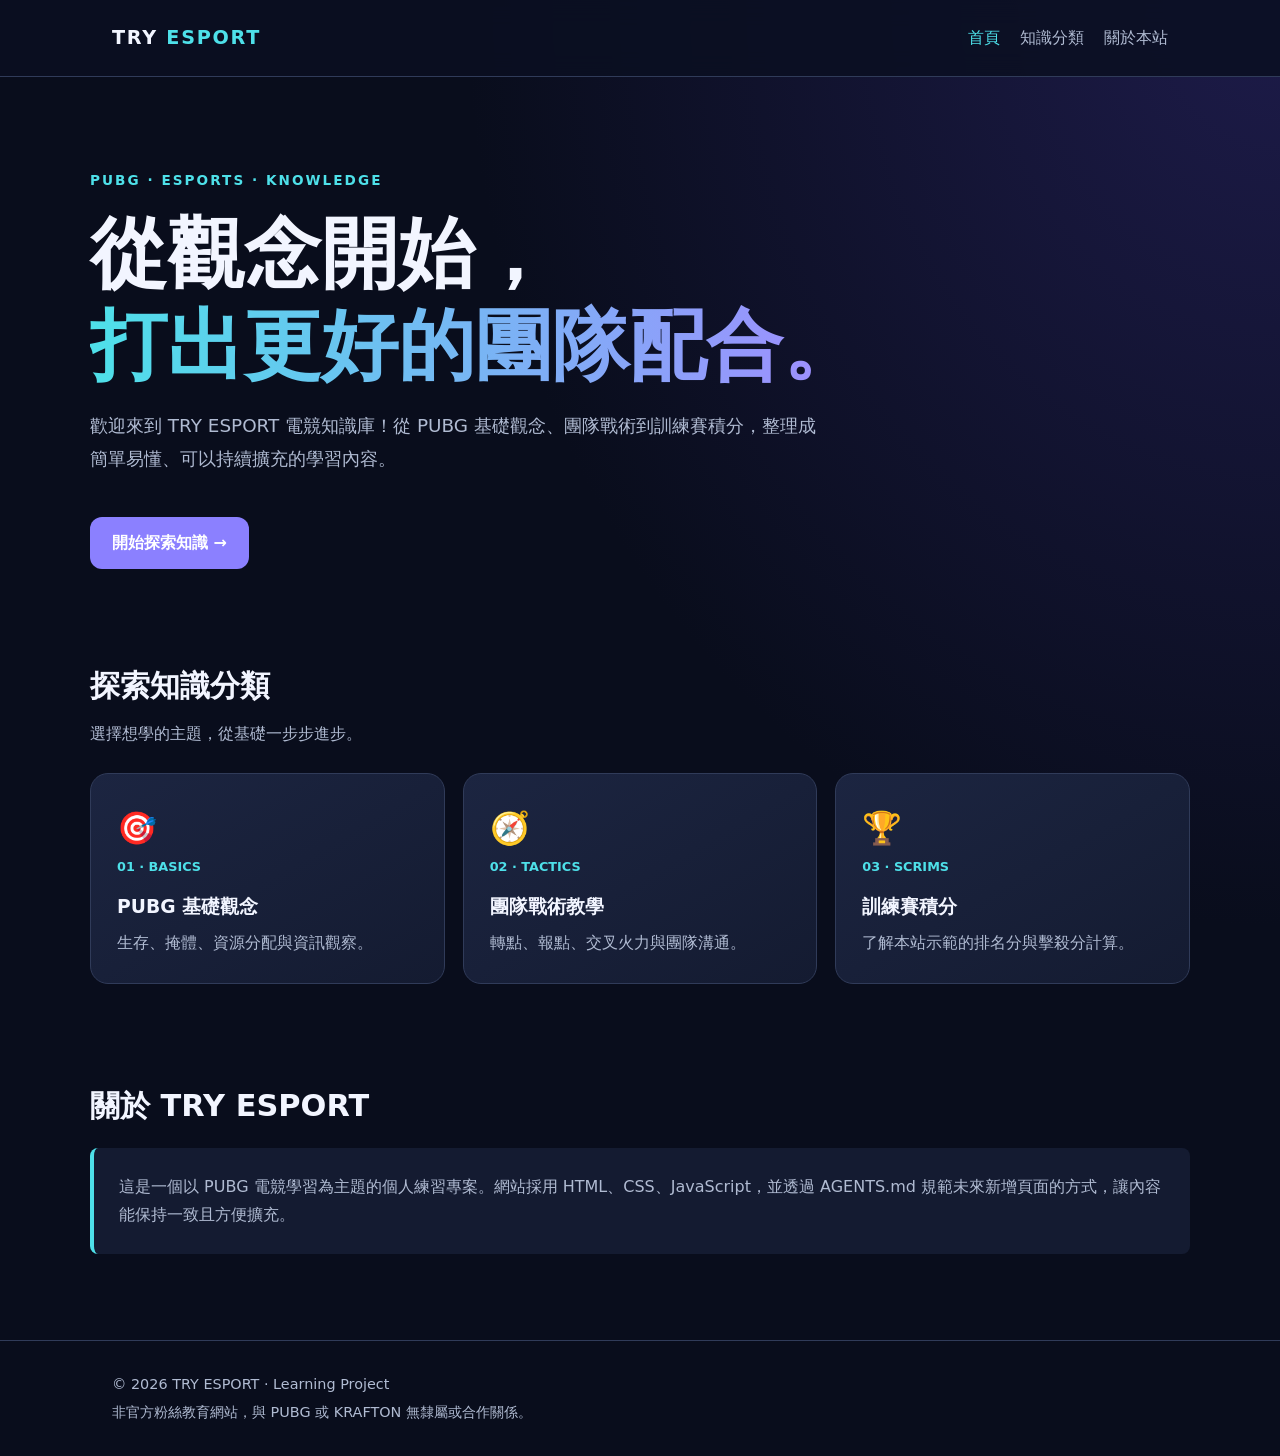
<file: index.html>
<!doctype html><html lang="zh-Hant"><head><meta charset="utf-8"><meta name="viewport" content="width=device-width, initial-scale=1"><meta name="description" content="TRY ESPORT PUBG 電競知識庫，學習團隊戰術、遊戲觀念與訓練賽積分。"><title>TRY ESPORT｜PUBG 電競知識庫</title><link rel="stylesheet" href="css/style.css"></head><body><header class="site-header"><nav class="container nav" aria-label="主選單"><a class="brand" href="index.html">TRY <span>ESPORT</span></a><div class="nav-links"><a href="index.html" aria-current="page">首頁</a><a href="#topics">知識分類</a><a href="#about">關於本站</a></div></nav></header><main><section class="container hero"><div class="eyebrow">PUBG · ESPORTS · KNOWLEDGE</div><h1>從觀念開始，<br><span class="gradient">打出更好的團隊配合。</span></h1><p class="lead">歡迎來到 TRY ESPORT 電競知識庫！從 PUBG 基礎觀念、團隊戰術到訓練賽積分，整理成簡單易懂、可以持續擴充的學習內容。</p><a class="button" href="#topics">開始探索知識 →</a></section><section class="container section" id="topics"><h2>探索知識分類</h2><p class="section-intro">選擇想學的主題，從基礎一步步進步。</p><div class="grid"><a class="card" href="pages/basics.html"><div class="symbol" aria-hidden="true">🎯</div><div class="tag">01 · BASICS</div><h3>PUBG 基礎觀念</h3><p>生存、掩體、資源分配與資訊觀察。</p></a><a class="card" href="pages/tactics.html"><div class="symbol" aria-hidden="true">🧭</div><div class="tag">02 · TACTICS</div><h3>團隊戰術教學</h3><p>轉點、報點、交叉火力與團隊溝通。</p></a><a class="card" href="pages/scoring.html"><div class="symbol" aria-hidden="true">🏆</div><div class="tag">03 · SCRIMS</div><h3>訓練賽積分</h3><p>了解本站示範的排名分與擊殺分計算。</p></a></div></section><section class="container section" id="about"><h2>關於 TRY ESPORT</h2><p class="info">這是一個以 PUBG 電競學習為主題的個人練習專案。網站採用 HTML、CSS、JavaScript，並透過 AGENTS.md 規範未來新增頁面的方式，讓內容能保持一致且方便擴充。</p></section></main><footer class="footer"><div class="container"><p>© <span data-year>2026</span> TRY ESPORT · Learning Project</p><p>非官方粉絲教育網站，與 PUBG 或 KRAFTON 無隸屬或合作關係。</p></div></footer><script src="js/main.js"></script></body></html>
</file>
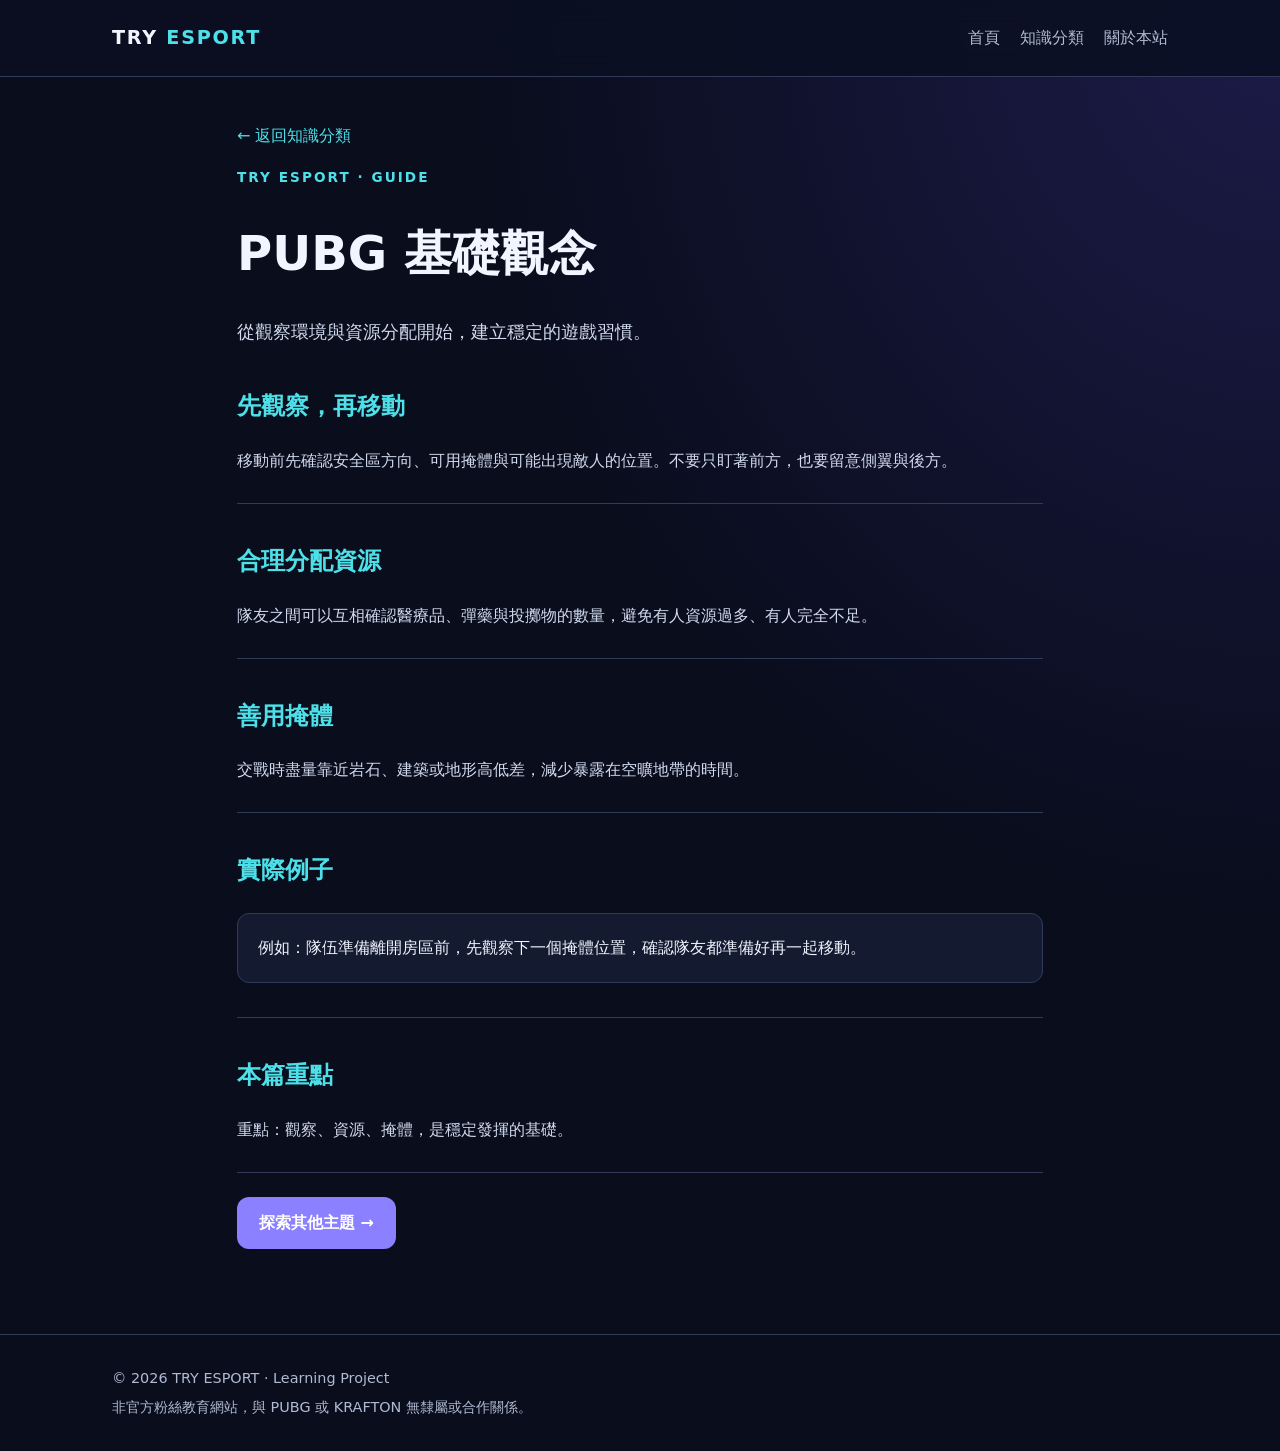
<file: pages/basics.html>
<!doctype html><html lang="zh-Hant"><head><meta charset="utf-8"><meta name="viewport" content="width=device-width, initial-scale=1"><meta name="description" content="TRY ESPORT：PUBG 基礎觀念"><title>PUBG 基礎觀念｜TRY ESPORT</title><link rel="stylesheet" href="../css/style.css"></head><body><header class="site-header"><nav class="container nav" aria-label="主選單"><a class="brand" href="../index.html">TRY <span>ESPORT</span></a><div class="nav-links"><a href="../index.html">首頁</a><a href="../index.html#topics">知識分類</a><a href="../index.html#about">關於本站</a></div></nav></header><main class="container article"><a class="back" href="../index.html#topics">← 返回知識分類</a><div class="eyebrow">TRY ESPORT · GUIDE</div><h1>PUBG 基礎觀念</h1><p class="intro">從觀察環境與資源分配開始，建立穩定的遊戲習慣。</p><section><h2>先觀察，再移動</h2><p>移動前先確認安全區方向、可用掩體與可能出現敵人的位置。不要只盯著前方，也要留意側翼與後方。</p></section><section><h2>合理分配資源</h2><p>隊友之間可以互相確認醫療品、彈藥與投擲物的數量，避免有人資源過多、有人完全不足。</p></section><section><h2>善用掩體</h2><p>交戰時盡量靠近岩石、建築或地形高低差，減少暴露在空曠地帶的時間。</p></section><section><h2>實際例子</h2><div class="tip">例如：隊伍準備離開房區前，先觀察下一個掩體位置，確認隊友都準備好再一起移動。</div></section><section><h2>本篇重點</h2><p>重點：觀察、資源、掩體，是穩定發揮的基礎。</p></section><a class="button" href="../index.html#topics">探索其他主題 →</a></main><footer class="footer"><div class="container"><p>© <span data-year>2026</span> TRY ESPORT · Learning Project</p><p>非官方粉絲教育網站，與 PUBG 或 KRAFTON 無隸屬或合作關係。</p></div></footer><script src="../js/main.js"></script></body></html>
</file>
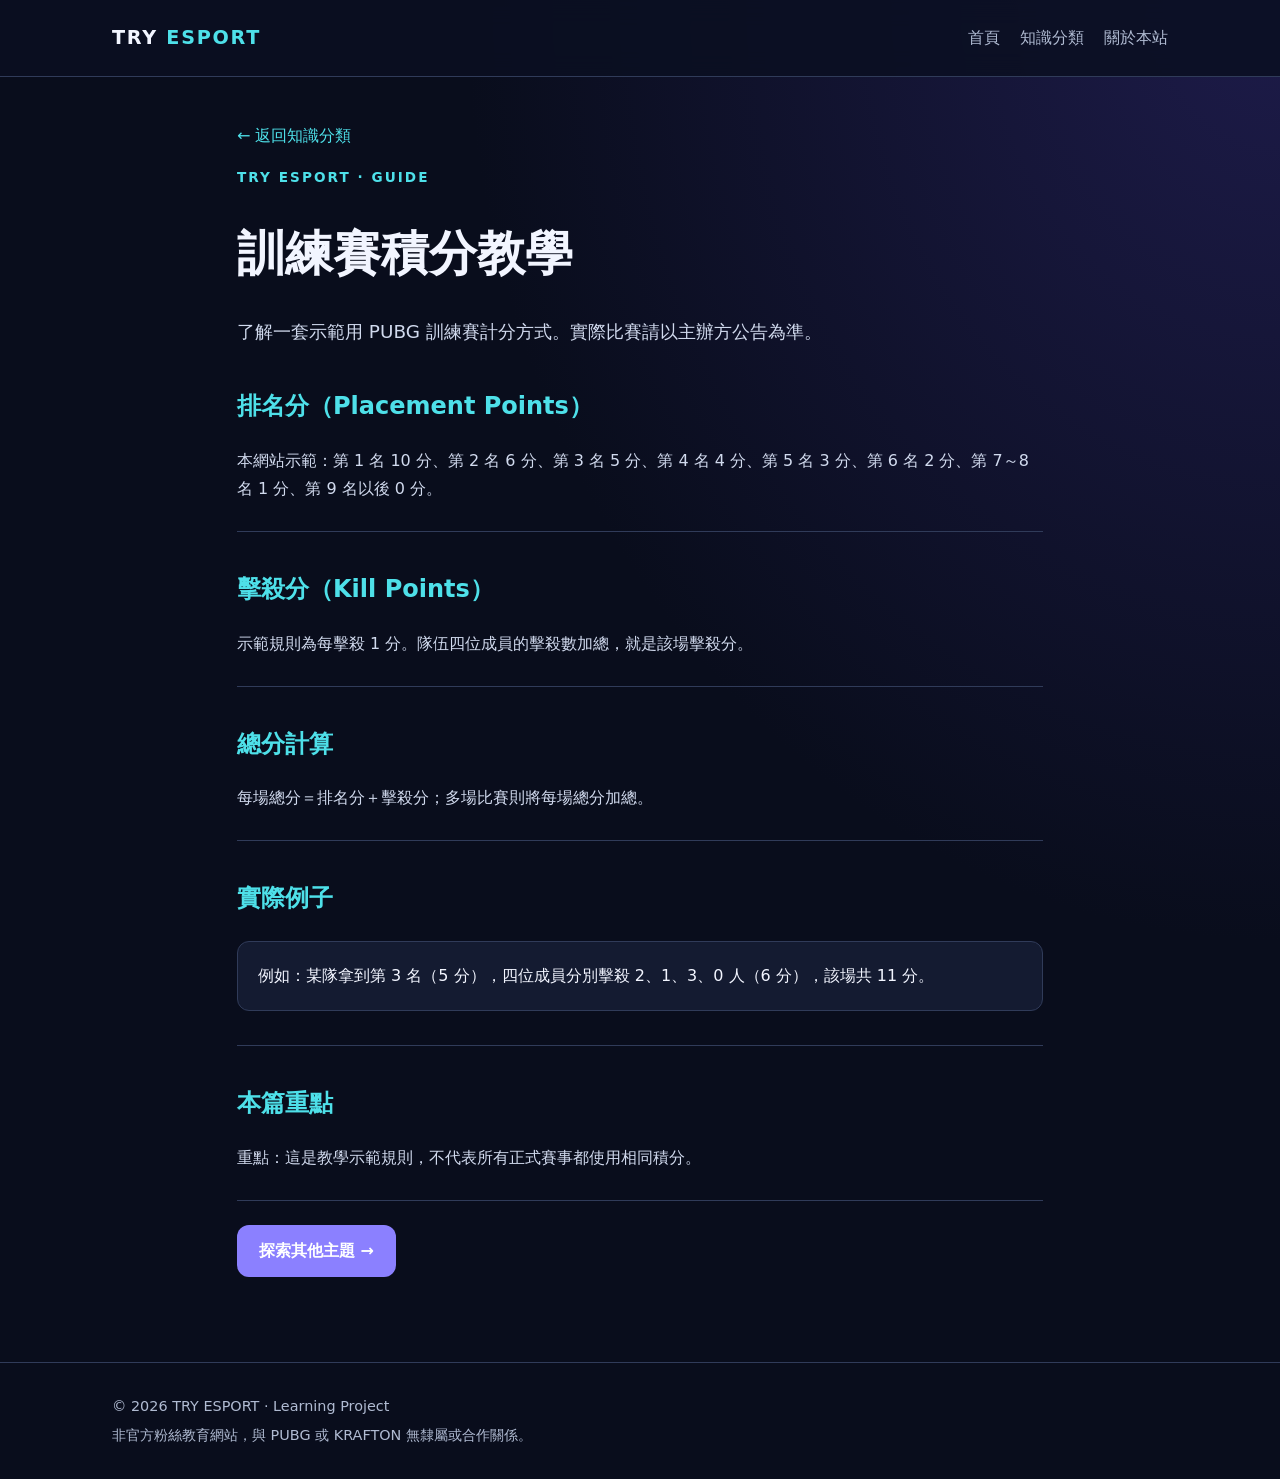
<file: pages/scoring.html>
<!doctype html><html lang="zh-Hant"><head><meta charset="utf-8"><meta name="viewport" content="width=device-width, initial-scale=1"><meta name="description" content="TRY ESPORT：訓練賽積分教學"><title>訓練賽積分教學｜TRY ESPORT</title><link rel="stylesheet" href="../css/style.css"></head><body><header class="site-header"><nav class="container nav" aria-label="主選單"><a class="brand" href="../index.html">TRY <span>ESPORT</span></a><div class="nav-links"><a href="../index.html">首頁</a><a href="../index.html#topics">知識分類</a><a href="../index.html#about">關於本站</a></div></nav></header><main class="container article"><a class="back" href="../index.html#topics">← 返回知識分類</a><div class="eyebrow">TRY ESPORT · GUIDE</div><h1>訓練賽積分教學</h1><p class="intro">了解一套示範用 PUBG 訓練賽計分方式。實際比賽請以主辦方公告為準。</p><section><h2>排名分（Placement Points）</h2><p>本網站示範：第 1 名 10 分、第 2 名 6 分、第 3 名 5 分、第 4 名 4 分、第 5 名 3 分、第 6 名 2 分、第 7～8 名 1 分、第 9 名以後 0 分。</p></section><section><h2>擊殺分（Kill Points）</h2><p>示範規則為每擊殺 1 分。隊伍四位成員的擊殺數加總，就是該場擊殺分。</p></section><section><h2>總分計算</h2><p>每場總分＝排名分＋擊殺分；多場比賽則將每場總分加總。</p></section><section><h2>實際例子</h2><div class="tip">例如：某隊拿到第 3 名（5 分），四位成員分別擊殺 2、1、3、0 人（6 分），該場共 11 分。</div></section><section><h2>本篇重點</h2><p>重點：這是教學示範規則，不代表所有正式賽事都使用相同積分。</p></section><a class="button" href="../index.html#topics">探索其他主題 →</a></main><footer class="footer"><div class="container"><p>© <span data-year>2026</span> TRY ESPORT · Learning Project</p><p>非官方粉絲教育網站，與 PUBG 或 KRAFTON 無隸屬或合作關係。</p></div></footer><script src="../js/main.js"></script></body></html>
</file>
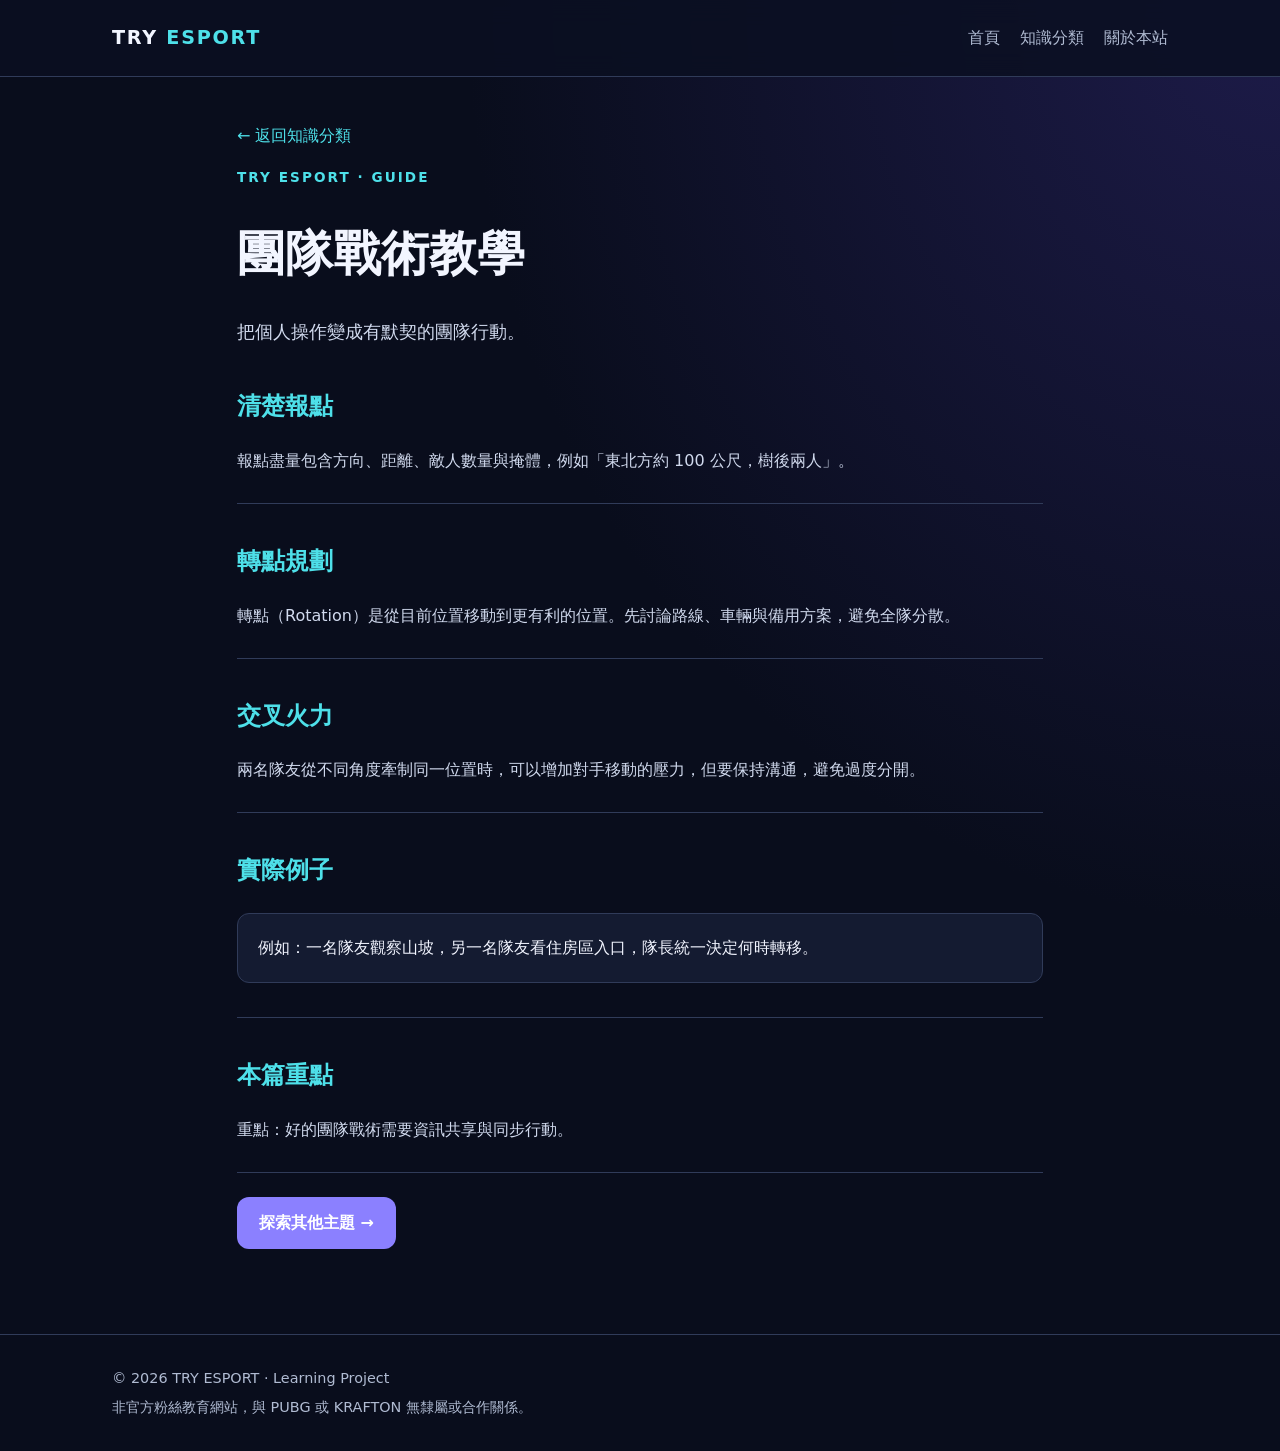
<file: pages/tactics.html>
<!doctype html><html lang="zh-Hant"><head><meta charset="utf-8"><meta name="viewport" content="width=device-width, initial-scale=1"><meta name="description" content="TRY ESPORT：團隊戰術教學"><title>團隊戰術教學｜TRY ESPORT</title><link rel="stylesheet" href="../css/style.css"></head><body><header class="site-header"><nav class="container nav" aria-label="主選單"><a class="brand" href="../index.html">TRY <span>ESPORT</span></a><div class="nav-links"><a href="../index.html">首頁</a><a href="../index.html#topics">知識分類</a><a href="../index.html#about">關於本站</a></div></nav></header><main class="container article"><a class="back" href="../index.html#topics">← 返回知識分類</a><div class="eyebrow">TRY ESPORT · GUIDE</div><h1>團隊戰術教學</h1><p class="intro">把個人操作變成有默契的團隊行動。</p><section><h2>清楚報點</h2><p>報點盡量包含方向、距離、敵人數量與掩體，例如「東北方約 100 公尺，樹後兩人」。</p></section><section><h2>轉點規劃</h2><p>轉點（Rotation）是從目前位置移動到更有利的位置。先討論路線、車輛與備用方案，避免全隊分散。</p></section><section><h2>交叉火力</h2><p>兩名隊友從不同角度牽制同一位置時，可以增加對手移動的壓力，但要保持溝通，避免過度分開。</p></section><section><h2>實際例子</h2><div class="tip">例如：一名隊友觀察山坡，另一名隊友看住房區入口，隊長統一決定何時轉移。</div></section><section><h2>本篇重點</h2><p>重點：好的團隊戰術需要資訊共享與同步行動。</p></section><a class="button" href="../index.html#topics">探索其他主題 →</a></main><footer class="footer"><div class="container"><p>© <span data-year>2026</span> TRY ESPORT · Learning Project</p><p>非官方粉絲教育網站，與 PUBG 或 KRAFTON 無隸屬或合作關係。</p></div></footer><script src="../js/main.js"></script></body></html>
</file>
<file: css/style.css>
:root{color-scheme:dark;--bg:#090d1c;--surface:#141b31;--surface2:#1c2541;--text:#f2f5ff;--muted:#b0bbd2;--accent:#8b80ff;--cyan:#4ee0e9;--line:#303b59}*{box-sizing:border-box}html{scroll-behavior:smooth}body{margin:0;background:radial-gradient(ellipse at top right,#1d1b49 0,transparent 45%),var(--bg);color:var(--text);font-family:system-ui,-apple-system,'Noto Sans TC',sans-serif;line-height:1.75}a{color:inherit}a:focus-visible,button:focus-visible{outline:3px solid var(--cyan);outline-offset:3px}.container{max-width:1100px;margin:auto;padding:0 22px}.site-header{border-bottom:1px solid var(--line);background:#0b1022dd;position:sticky;top:0;z-index:5;backdrop-filter:blur(12px)}.nav{display:flex;justify-content:space-between;align-items:center;gap:20px;min-height:76px}.brand{text-decoration:none;font-size:1.2rem;font-weight:900;letter-spacing:.09em}.brand span{color:var(--cyan)}.nav-links{display:flex;gap:20px;flex-wrap:wrap}.nav-links a{text-decoration:none;color:var(--muted)}.nav-links a:hover,.nav-links a[aria-current=page]{color:var(--cyan)}.hero{padding:92px 0 65px}.eyebrow{color:var(--cyan);font-size:.85rem;font-weight:800;letter-spacing:.15em}.hero h1{font-size:clamp(2.4rem,6vw,4.8rem);line-height:1.2;margin:15px 0}.gradient{background:linear-gradient(90deg,var(--cyan),#a18bff);background-clip:text;color:transparent}.lead{font-size:1.15rem;max-width:740px;color:var(--muted)}.button{display:inline-block;margin-top:24px;padding:12px 22px;background:var(--accent);border-radius:12px;color:#fff;text-decoration:none;font-weight:800}.button:hover{background:#7065ed}.section{padding:25px 0 70px}.section h2{font-size:1.9rem;margin:0 0 8px}.section-intro{color:var(--muted);margin:0 0 25px}.grid{display:grid;grid-template-columns:repeat(3,minmax(0,1fr));gap:18px}.card{background:linear-gradient(150deg,var(--surface2),var(--surface));border:1px solid var(--line);border-radius:18px;padding:26px;text-decoration:none;transition:transform .2s,border-color .2s}.card:hover{transform:translateY(-4px);border-color:var(--accent)}.card .symbol{font-size:2rem}.card h3{margin:12px 0 5px}.card p{color:var(--muted);margin:0}.tag{font-size:.8rem;color:var(--cyan);font-weight:700}.info{padding:25px;border-left:4px solid var(--cyan);background:var(--surface);border-radius:8px;color:var(--muted)}.article{max-width:850px;padding-top:45px;padding-bottom:85px}.article h1{font-size:clamp(2rem,5vw,3rem);line-height:1.3}.article h2{margin-top:36px;color:var(--cyan)}.article p,.article li{color:#d1daee}.article .intro{font-size:1.15rem}.article section{border-bottom:1px solid var(--line);padding-bottom:12px}.article .tip{background:var(--surface);border:1px solid var(--line);padding:20px;border-radius:12px;margin:22px 0}.back{display:inline-block;color:var(--cyan);text-decoration:none;margin-bottom:16px}.footer{border-top:1px solid var(--line);padding:28px 0;color:var(--muted);font-size:.9rem}.footer p{margin:3px 0}@media(max-width:760px){.grid{grid-template-columns:1fr}.nav{align-items:flex-start;flex-direction:column;padding:14px 0;gap:8px}.nav-links{gap:14px}.hero{padding:65px 0 40px}.card{padding:22px}}
</file>
